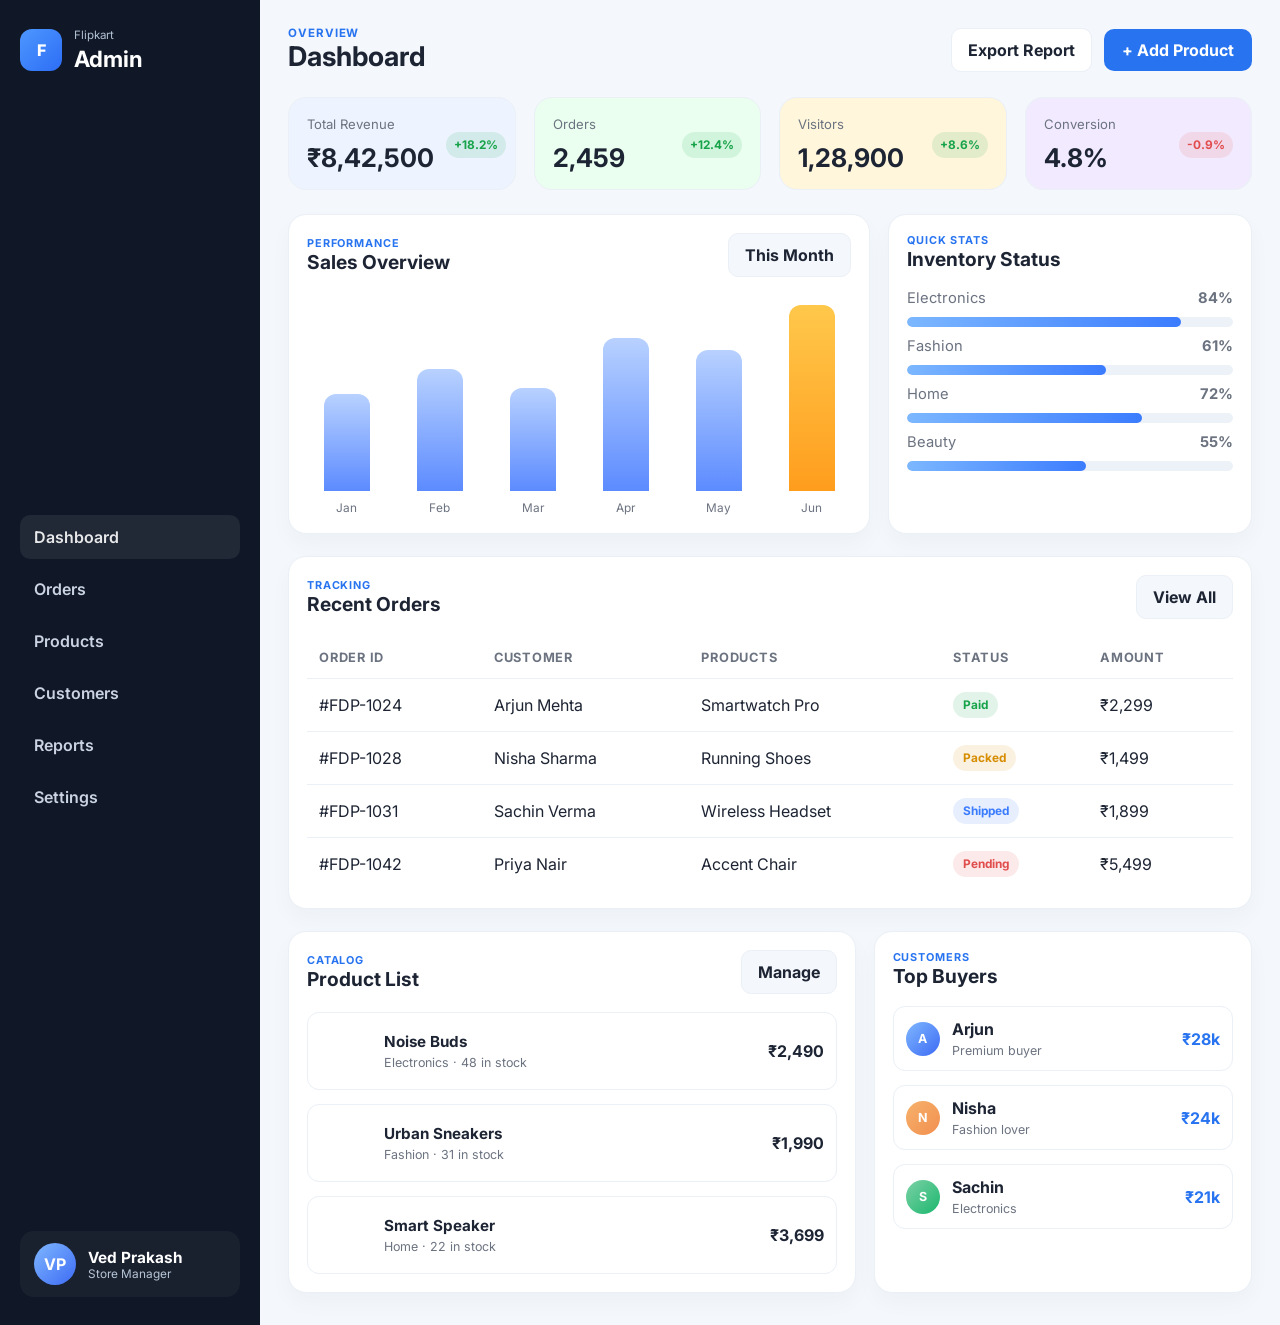
<file: admin.html>
<!DOCTYPE html>
<html lang="en">
  <head>
    <meta charset="UTF-8" />
    <meta name="viewport" content="width=device-width, initial-scale=1.0" />
    <title>Flipkart Admin Dashboard</title>
    <link rel="preconnect" href="https://fonts.googleapis.com" />
    <link rel="preconnect" href="https://fonts.gstatic.com" crossorigin />
    <link
      href="https://fonts.googleapis.com/css2?family=Inter:wght@400;500;600;700;800&display=swap"
      rel="stylesheet"
    />
    <link rel="stylesheet" href="admin.css" />
  </head>
  <body>
    <div class="admin-shell">
      <aside class="sidebar">
        <div class="brand-box">
          <div class="logo-mini">F</div>
          <div>
            <p class="brand-small">Flipkart</p>
            <h2>Admin</h2>
          </div>
        </div>

        <nav class="side-nav">
          <a class="nav-link active" href="#dashboard">Dashboard</a>
          <a class="nav-link" href="#orders">Orders</a>
          <a class="nav-link" href="#products">Products</a>
          <a class="nav-link" href="#customers">Customers</a>
          <a class="nav-link" href="#reports">Reports</a>
          <a class="nav-link" href="#settings">Settings</a>
        </nav>

        <div class="profile-card">
          <div class="avatar">VP</div>
          <div>
            <h4>Ved Prakash</h4>
            <p>Store Manager</p>
          </div>
        </div>
      </aside>

      <main class="main-panel">
        <header class="topbar" id="dashboard">
          <div>
            <p class="eyebrow">Overview</p>
            <h1>Dashboard</h1>
          </div>

          <div class="top-actions">
            <button class="ghost-btn" type="button">Export Report</button>
            <button class="primary-btn" id="openAddProductModal" type="button">+ Add Product</button>
          </div>
        </header>

        <section class="stats-grid">
          <article class="stat-card accent-blue">
            <div>
              <p>Total Revenue</p>
              <h3>₹8,42,500</h3>
            </div>
            <span class="delta positive">+18.2%</span>
          </article>

          <article class="stat-card accent-green">
            <div>
              <p>Orders</p>
              <h3>2,459</h3>
            </div>
            <span class="delta positive">+12.4%</span>
          </article>

          <article class="stat-card accent-gold">
            <div>
              <p>Visitors</p>
              <h3>1,28,900</h3>
            </div>
            <span class="delta positive">+8.6%</span>
          </article>

          <article class="stat-card accent-purple">
            <div>
              <p>Conversion</p>
              <h3>4.8%</h3>
            </div>
            <span class="delta negative">-0.9%</span>
          </article>
        </section>

        <section class="content-grid">
          <div class="panel chart-panel">
            <div class="panel-head">
              <div>
                <p class="eyebrow small">Performance</p>
                <h3>Sales Overview</h3>
              </div>
              <button class="mini-btn" type="button">This Month</button>
            </div>

            <div class="chart-bars" aria-label="Monthly sales chart">
              <div class="bar-group">
                <span class="bar" style="height: 46%;"></span>
                <label>Jan</label>
              </div>
              <div class="bar-group">
                <span class="bar" style="height: 58%;"></span>
                <label>Feb</label>
              </div>
              <div class="bar-group">
                <span class="bar" style="height: 49%;"></span>
                <label>Mar</label>
              </div>
              <div class="bar-group">
                <span class="bar" style="height: 73%;"></span>
                <label>Apr</label>
              </div>
              <div class="bar-group">
                <span class="bar" style="height: 67%;"></span>
                <label>May</label>
              </div>
              <div class="bar-group">
                <span class="bar active" style="height: 91%;"></span>
                <label>Jun</label>
              </div>
            </div>
          </div>

          <div class="panel quick-panel" id="reports">
            <div class="panel-head">
              <div>
                <p class="eyebrow small">Quick Stats</p>
                <h3>Inventory Status</h3>
              </div>
            </div>

            <div class="inventory-list">
              <div class="inventory-row">
                <span>Electronics</span>
                <strong>84%</strong>
              </div>
              <div class="progress"><i style="width: 84%"></i></div>

              <div class="inventory-row">
                <span>Fashion</span>
                <strong>61%</strong>
              </div>
              <div class="progress"><i style="width: 61%"></i></div>

              <div class="inventory-row">
                <span>Home</span>
                <strong>72%</strong>
              </div>
              <div class="progress"><i style="width: 72%"></i></div>

              <div class="inventory-row">
                <span>Beauty</span>
                <strong>55%</strong>
              </div>
              <div class="progress"><i style="width: 55%"></i></div>
            </div>
          </div>
        </section>

        <section class="panel table-panel" id="orders">
          <div class="panel-head">
            <div>
              <p class="eyebrow small">Tracking</p>
              <h3>Recent Orders</h3>
            </div>
            <button class="mini-btn" type="button">View All</button>
          </div>

          <table>
            <thead>
              <tr>
                <th>Order ID</th>
                <th>Customer</th>
                <th>Products</th>
                <th>Status</th>
                <th>Amount</th>
              </tr>
            </thead>
            <tbody>
              <tr>
                <td>#FDP-1024</td>
                <td>Arjun Mehta</td>
                <td>Smartwatch Pro</td>
                <td><span class="status green">Paid</span></td>
                <td>₹2,299</td>
              </tr>
              <tr>
                <td>#FDP-1028</td>
                <td>Nisha Sharma</td>
                <td>Running Shoes</td>
                <td><span class="status amber">Packed</span></td>
                <td>₹1,499</td>
              </tr>
              <tr>
                <td>#FDP-1031</td>
                <td>Sachin Verma</td>
                <td>Wireless Headset</td>
                <td><span class="status blue">Shipped</span></td>
                <td>₹1,899</td>
              </tr>
              <tr>
                <td>#FDP-1042</td>
                <td>Priya Nair</td>
                <td>Accent Chair</td>
                <td><span class="status red">Pending</span></td>
                <td>₹5,499</td>
              </tr>
            </tbody>
          </table>
        </section>

        <section class="bottom-grid">
          <div class="panel" id="products">
            <div class="panel-head">
              <div>
                <p class="eyebrow small">Catalog</p>
                <h3>Product List</h3>
              </div>
              <button class="mini-btn" type="button" id="refreshProductsBtn">Manage</button>
            </div>

            <div class="product-list" id="productList"></div>
          </div>

          <div class="panel" id="customers">
            <div class="panel-head">
              <div>
                <p class="eyebrow small">Customers</p>
                <h3>Top Buyers</h3>
              </div>
            </div>

            <div class="customer-list">
              <div class="customer-item">
                <div class="avatar-sm">A</div>
                <div>
                  <strong>Arjun</strong>
                  <p>Premium buyer</p>
                </div>
                <span>₹28k</span>
              </div>
              <div class="customer-item">
                <div class="avatar-sm alt">N</div>
                <div>
                  <strong>Nisha</strong>
                  <p>Fashion lover</p>
                </div>
                <span>₹24k</span>
              </div>
              <div class="customer-item">
                <div class="avatar-sm alt2">S</div>
                <div>
                  <strong>Sachin</strong>
                  <p>Electronics</p>
                </div>
                <span>₹21k</span>
              </div>
            </div>
          </div>
        </section>
      </main>
    </div>

    <div class="modal hidden" id="productModal" aria-hidden="true">
      <div class="modal-content" role="dialog" aria-modal="true" aria-labelledby="productModalTitle">
        <button class="close-modal" id="closeProductModal" type="button" aria-label="Close product modal">×</button>
        <h3 id="productModalTitle">Add New Product</h3>

        <form id="productForm">
          <div class="field-row">
            <label for="productName">Product Name</label>
            <input id="productName" name="name" type="text" placeholder="Enter product name" required />
          </div>

          <div class="field-row">
            <label for="productCategory">Category</label>
            <input id="productCategory" name="category" type="text" placeholder="Electronics, Fashion, Home..." required />
          </div>

          <div class="field-grid">
            <div class="field-row">
              <label for="productPrice">Price</label>
              <input id="productPrice" name="price" type="number" min="1" placeholder="1999" required />
            </div>
            <div class="field-row">
              <label for="productStock">Stock</label>
              <input id="productStock" name="stock" type="number" min="0" placeholder="50" required />
            </div>
          </div>

          <div class="field-row">
            <label for="productImage">Image URL</label>
            <input id="productImage" name="image" type="url" placeholder="https://example.com/image.jpg" required />
          </div>

          <button class="submit-btn" type="submit">Save Product</button>
        </form>
      </div>
    </div>

    <script src="admin.js"></script>
  </body>
</html>
</file>
<file: admin.css>
* {
  box-sizing: border-box;
  margin: 0;
  padding: 0;
}

:root {
  --bg: #f4f7fb;
  --panel: #ffffff;
  --primary: #2874f0;
  --primary-dark: #1b66ea;
  --text: #1d2433;
  --muted: #6c7380;
  --line: #eaf0f6;
  --blue-soft: #edf4ff;
  --green-soft: #ebfff0;
  --gold-soft: #fff6dc;
  --purple-soft: #f2ebff;
  --green: #17a34a;
  --amber: #d68d00;
  --red: #e14c4c;
  --blue: #3b7cff;
}

html {
  scroll-behavior: smooth;
}

body {
  font-family: "Inter", sans-serif;
  background: var(--bg);
  color: var(--text);
}

button,
input {
  font: inherit;
}

button {
  cursor: pointer;
}

a {
  text-decoration: none;
  color: inherit;
}

.admin-shell {
  display: grid;
  grid-template-columns: 260px minmax(0, 1fr);
  min-height: 100vh;
}

.sidebar {
  background: #101827;
  color: white;
  padding: 28px 20px;
  display: flex;
  flex-direction: column;
  justify-content: space-between;
}

.brand-box {
  display: flex;
  align-items: center;
  gap: 12px;
  margin-bottom: 30px;
}

.logo-mini {
  width: 42px;
  height: 42px;
  border-radius: 12px;
  display: grid;
  place-items: center;
  background: linear-gradient(135deg, #4d97ff, #2d6df5);
  color: white;
  font-weight: 800;
}

.brand-small {
  color: #b2c2d4;
  font-size: 0.72rem;
  margin-bottom: 3px;
}

.brand-box h2 {
  font-size: 1.4rem;
}

.side-nav {
  display: grid;
  gap: 8px;
}

.nav-link {
  color: #dfe8f8;
  padding: 12px 14px;
  border-radius: 10px;
  font-weight: 600;
  opacity: 0.9;
  transition: 0.2s ease;
}

.nav-link:hover,
.nav-link.active {
  background: rgba(255, 255, 255, 0.08);
  color: white;
}

.profile-card {
  display: flex;
  align-items: center;
  gap: 12px;
  background: rgba(255, 255, 255, 0.04);
  padding: 12px 14px;
  border-radius: 14px;
}

.avatar,
.avatar-sm {
  display: grid;
  place-items: center;
  font-weight: 700;
  border-radius: 50%;
  background: linear-gradient(135deg, #7fb7ff, #3d6bf4);
  color: white;
}

.avatar {
  width: 42px;
  height: 42px;
}

.profile-card h4 {
  font-size: 0.96rem;
}

.profile-card p {
  font-size: 0.74rem;
  color: #b7c5d6;
}

.main-panel {
  padding: 26px 28px 32px;
}

.topbar {
  display: flex;
  align-items: center;
  justify-content: space-between;
  gap: 18px;
  margin-bottom: 24px;
}

.eyebrow {
  color: var(--primary);
  font-weight: 700;
  letter-spacing: 0.08em;
  text-transform: uppercase;
  font-size: 0.72rem;
}

.eyebrow.small {
  font-size: 0.68rem;
}

.topbar h1 {
  font-size: clamp(1.7rem, 2vw, 2.3rem);
}

.top-actions {
  display: flex;
  align-items: center;
  gap: 12px;
}

.ghost-btn,
.mini-btn,
.primary-btn,
.submit-btn {
  border: none;
  padding: 11px 16px;
  border-radius: 10px;
  font-weight: 700;
}

.ghost-btn {
  background: #ffffff;
  color: var(--text);
  border: 1px solid var(--line);
}

.primary-btn,
.submit-btn {
  background: var(--primary);
  color: #fff;
}

.primary-btn {
  padding-inline: 18px;
}

.stats-grid {
  display: grid;
  grid-template-columns: repeat(4, minmax(0, 1fr));
  gap: 18px;
  margin-bottom: 24px;
}

.stat-card {
  border-radius: 18px;
  padding: 18px 18px 16px;
  display: flex;
  align-items: center;
  justify-content: space-between;
  gap: 12px;
  border: 1px solid var(--line);
}

.stat-card p {
  font-size: 0.82rem;
  margin-bottom: 10px;
  color: var(--muted);
}

.stat-card h3 {
  font-size: clamp(1.4rem, 2vw, 2rem);
}

.accent-blue { background: var(--blue-soft); }
.accent-green { background: var(--green-soft); }
.accent-gold { background: var(--gold-soft); }
.accent-purple { background: var(--purple-soft); }

.delta {
  font-size: 0.74rem;
  font-weight: 700;
  padding: 6px 8px;
  border-radius: 999px;
}

.delta.positive {
  background: rgba(23, 163, 74, 0.12);
  color: var(--green);
}

.delta.negative {
  background: rgba(225, 76, 76, 0.12);
  color: var(--red);
}

.content-grid {
  display: grid;
  grid-template-columns: 1.6fr 1fr;
  gap: 18px;
  margin-bottom: 22px;
}

.panel {
  background: var(--panel);
  border: 1px solid var(--line);
  border-radius: 18px;
  padding: 18px;
  box-shadow: 0 10px 22px rgba(17, 26, 42, 0.03);
}

.panel-head {
  display: flex;
  align-items: center;
  justify-content: space-between;
  gap: 10px;
  margin-bottom: 18px;
}

.panel-head h3 {
  font-size: 1.2rem;
}

.mini-btn {
  background: #f4f7fb;
  color: var(--text);
  border: 1px solid var(--line);
}

.chart-bars {
  display: grid;
  grid-template-columns: repeat(6, minmax(0, 1fr));
  align-items: end;
  gap: 14px;
  height: 220px;
  padding-top: 10px;
}

.bar-group {
  display: flex;
  flex-direction: column;
  align-items: center;
  justify-content: end;
  height: 100%;
  gap: 10px;
}

.bar {
  width: 100%;
  max-width: 46px;
  min-height: 20%;
  border-radius: 12px 12px 0 0;
  background: linear-gradient(180deg, #b8d1ff, #5c8bff);
  display: block;
}

.bar.active {
  background: linear-gradient(180deg, #ffc84b, #ff9d1d);
}

.bar-group label {
  color: var(--muted);
  font-size: 0.74rem;
}

.inventory-list {
  display: grid;
  gap: 10px;
}

.inventory-row {
  display: flex;
  align-items: center;
  justify-content: space-between;
  font-size: 0.92rem;
  color: var(--muted);
}

.progress {
  height: 10px;
  border-radius: 999px;
  background: #edf1f8;
  overflow: hidden;
}

.progress i {
  display: block;
  height: 100%;
  border-radius: inherit;
  background: linear-gradient(90deg, #7cb7ff, #3b7cff);
}

.table-panel {
  margin-bottom: 22px;
}

table {
  width: 100%;
  border-collapse: collapse;
}

th,
td {
  text-align: left;
  padding: 13px 12px;
  border-bottom: 1px solid var(--line);
}

th {
  color: var(--muted);
  font-size: 0.8rem;
  font-weight: 700;
  text-transform: uppercase;
  letter-spacing: 0.06em;
}

tbody tr:last-child td {
  border-bottom: none;
}

.status {
  display: inline-block;
  padding: 6px 10px;
  border-radius: 999px;
  font-size: 0.74rem;
  font-weight: 700;
  text-align: center;
}

.status.green {
  background: rgba(23, 163, 74, 0.12);
  color: var(--green);
}

.status.amber {
  background: rgba(214, 141, 0, 0.12);
  color: var(--amber);
}

.status.blue {
  background: rgba(59, 124, 255, 0.12);
  color: var(--blue);
}

.status.red {
  background: rgba(225, 76, 76, 0.12);
  color: var(--red);
}

.bottom-grid {
  display: grid;
  grid-template-columns: 1.2fr 0.8fr;
  gap: 18px;
}

.product-list,
.customer-list {
  display: grid;
  gap: 14px;
}

.product-item,
.customer-item {
  display: flex;
  align-items: center;
  gap: 12px;
  border: 1px solid var(--line);
  border-radius: 12px;
  padding: 12px;
}

.thumb {
  width: 52px;
  height: 52px;
  border-radius: 12px;
  background-size: cover;
  background-position: center;
}

.product-item h4 {
  font-size: 0.95rem;
  margin-bottom: 4px;
}

.product-item p,
.customer-item p {
  color: var(--muted);
  font-size: 0.78rem;
}

.product-item strong {
  margin-left: auto;
}

.avatar-sm {
  width: 34px;
  height: 34px;
  font-size: 0.78rem;
}

.avatar-sm.alt {
  background: linear-gradient(135deg, #f6b26b, #f28f50);
}

.avatar-sm.alt2 {
  background: linear-gradient(135deg, #7cd1a5, #1bb76e);
}

.customer-item strong {
  display: block;
  margin-bottom: 4px;
}

.customer-item span {
  margin-left: auto;
  font-weight: 700;
  color: var(--primary);
}

.modal {
  position: fixed;
  inset: 0;
  background: rgba(15, 23, 42, 0.5);
  display: grid;
  place-items: center;
  z-index: 200;
  padding: 18px;
}

.modal.hidden {
  display: none;
}

.modal-content {
  width: min(480px, 100%);
  background: white;
  border-radius: 18px;
  padding: 22px 20px 18px;
  box-shadow: 0 20px 40px rgba(0, 0, 0, 0.18);
  position: relative;
}

.close-modal {
  position: absolute;
  top: 12px;
  right: 12px;
  border: none;
  background: #eef3ff;
  color: var(--text);
  width: 32px;
  height: 32px;
  border-radius: 50%;
  font-size: 1.4rem;
}

.modal-content h3 {
  margin-bottom: 18px;
}

#productForm {
  display: grid;
  gap: 14px;
}

.field-row {
  display: grid;
  gap: 8px;
}

.field-row label {
  font-weight: 600;
  font-size: 0.92rem;
}

.field-row input {
  width: 100%;
  padding: 12px 14px;
  border-radius: 10px;
  border: 1px solid var(--line);
  background: #fff;
}

.field-grid {
  display: grid;
  grid-template-columns: repeat(2, minmax(0, 1fr));
  gap: 12px;
}

.submit-btn {
  width: 100%;
  margin-top: 4px;
}

@media (max-width: 1100px) {
  .stats-grid {
    grid-template-columns: repeat(2, minmax(0, 1fr));
  }

  .content-grid,
  .bottom-grid {
    grid-template-columns: 1fr;
  }
}

@media (max-width: 820px) {
  .admin-shell {
    grid-template-columns: 1fr;
  }

  .sidebar {
    padding-bottom: 16px;
  }

  .side-nav {
    grid-template-columns: repeat(3, minmax(0, 1fr));
  }

  .main-panel {
    padding: 18px 16px 30px;
  }
}

@media (max-width: 560px) {
  .stats-grid,
  .side-nav,
  .field-grid {
    grid-template-columns: 1fr;
  }

  .topbar,
  .top-actions,
  .panel-head {
    flex-direction: column;
    align-items: flex-start;
  }

  .chart-bars {
    gap: 8px;
  }
}
</file>
